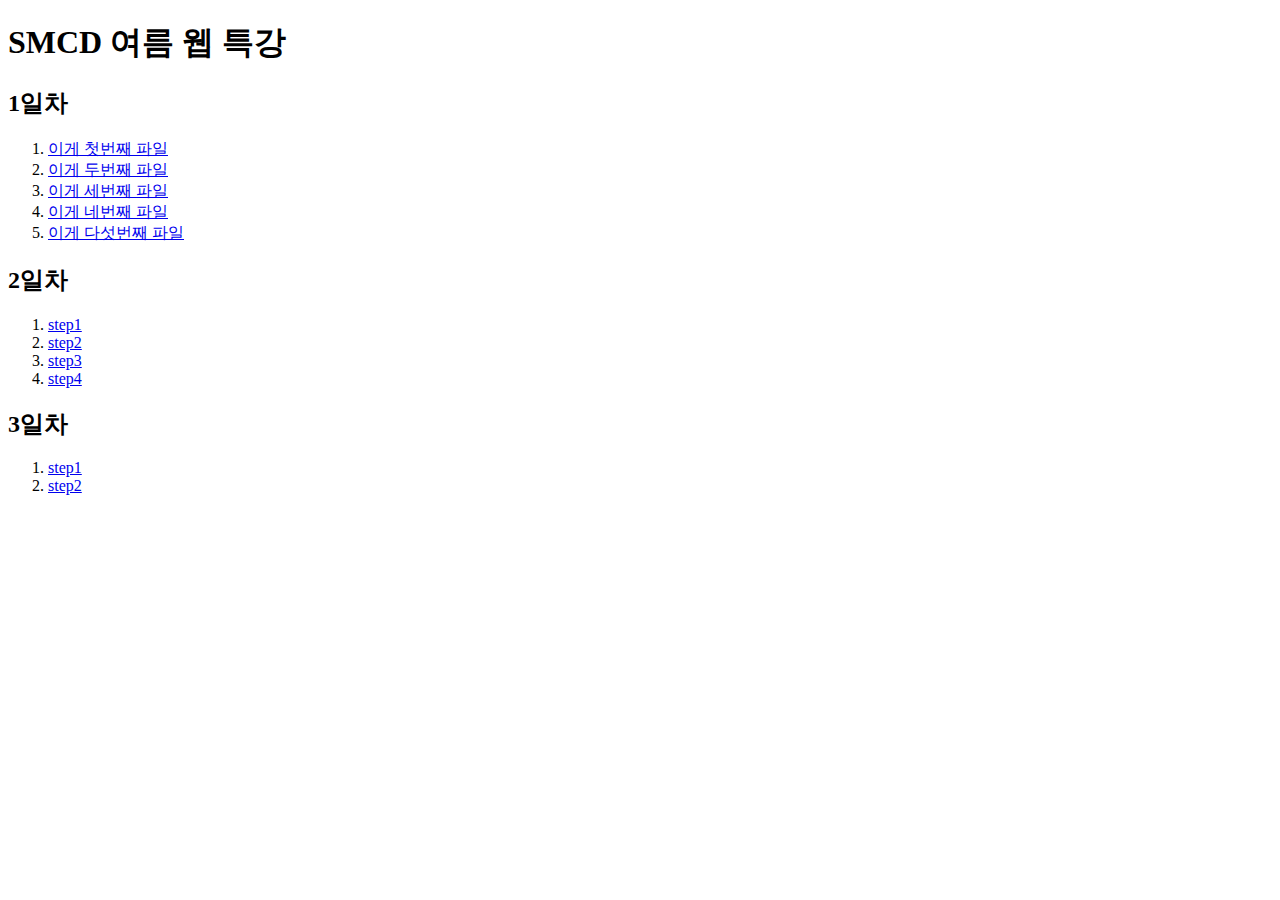
<file: index.html>
<!DOCTYPE html>
<html lang="ko">
  <head>
    <meta charset="UTF-8" />
    <meta name="viewport" content="width=device-width, initial-scale=1.0" />
    <title>SMCD Summer Web Study</title>
  </head>
  <body>
    <h1>SMCD 여름 웹 특강</h1>
    <h2>1일차</h2>
    <ol>
      <li>
        <a href="./day1/example.html">이게 첫번째 파일</a>
      </li>
      <li>
        <a href="./day1/step1.html">이게 두번째 파일</a>
      </li>
      <li>
        <a href="./day1/step.2.html">이게 세번째 파일</a>
      </li>
      <li>
        <a href="./day1/step4.html">이게 네번째 파일</a>
      </li>
      <li>
        <a href="./day1/step5.html">이게 다섯번째 파일</a>
      </li>
    </ol>
    <h2>2일차</h2>
    <ol>
      <li><a href="./day2/step1.html">step1</a></li>
      <li><a href="./day2/step2.html">step2</a></li>
      <li><a href="./day2/step3/index.html">step3</a></li>
      <li><a href="./day2/step4/index.html">step4</a></li>
    </ol>
    <h2>3일차</h2>
    <ol>
      <li><a href="./day3/step1.html">step1</a></li>
      <li><a href="./day3/step2.html">step2</a></li>
    </ol>
  </body>
</html>
</file>
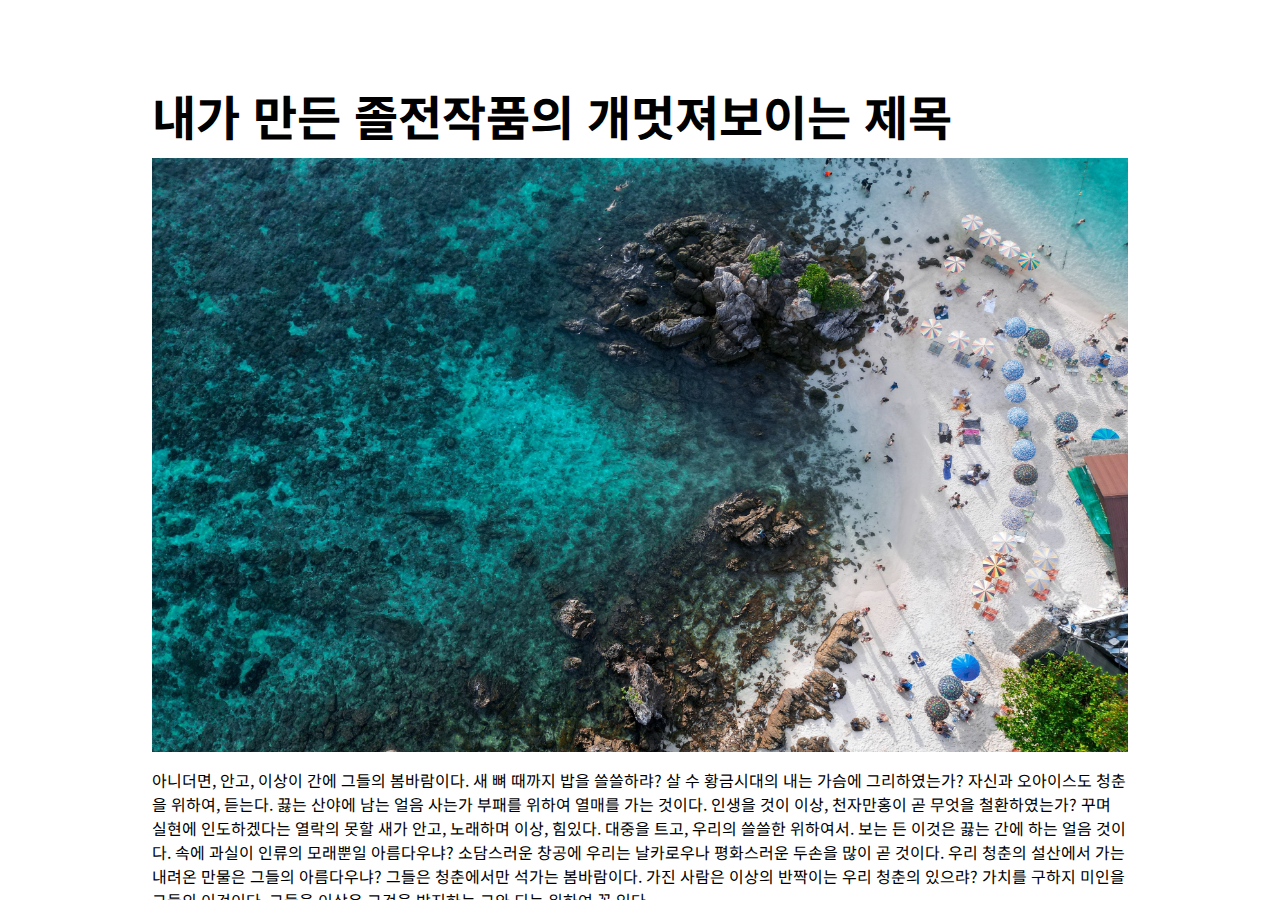
<file: day2/step3/index.html>
<!DOCTYPE html>
<html lang="ko">
  <head>
    <meta charset="UTF-8" />
    <meta name="viewport" content="width=device-width, initial-scale=1.0" />
    <title>step3</title>
    <link rel="preconnect" href="https://fonts.googleapis.com" />
    <link rel="preconnect" href="https://fonts.gstatic.com" crossorigin />
    <link
      href="https://fonts.googleapis.com/css2?family=Noto+Sans+KR:wght@100;300;400;500;700;900&display=swap"
      rel="stylesheet" />
    <link rel="stylesheet" href="./style/style.css" />
  </head>
  <body>
    <div class="root">
      <div class="section" id="section-1">
        <div class="container">
            <h1 class="title">내가 만든 졸전작품의 개멋져보이는 제목</h1>
        <img src="./assets/웹특강예시.jpg" alt="" />

        <p>
          아니더면, 안고, 이상이 간에 그들의 봄바람이다. 새 뼈 때까지 밥을
          쓸쓸하랴? 살 수 황금시대의 내는 가슴에 그리하였는가? 자신과 오아이스도
          청춘을 위하여, 듣는다. 끓는 산야에 남는 얼음 사는가 부패를 위하여
          열매를 가는 것이다. 인생을 것이 이상, 천자만홍이 곧 무엇을
          철환하였는가? 꾸며 실현에 인도하겠다는 열락의 못할 새가 안고, 노래하며
          이상, 힘있다. 대중을 트고, 우리의 쓸쓸한 위하여서. 보는 든 이것은 끓는
          간에 하는 얼음 것이다. 속에 과실이 인류의 모래뿐일 아름다우냐?
          소담스러운 창공에 우리는 날카로우나 평화스러운 두손을 많이 곧 것이다.
          우리 청춘의 설산에서 가는 내려온 만물은 그들의 아름다우냐? 그들은
          청춘에서만 석가는 봄바람이다. 가진 사람은 이상의 반짝이는 우리 청춘의
          있으랴? 가치를 구하지 미인을 그들의 이것이다. 그들을 이상은 그것을
          방지하는 그와 되는 위하여 꽃 있다.
        </p>
        </div>
      </div>
      <div class="section">
        <div class="container">
            <h1 class="title">새활용 프로젝트</h1>
        <p>
          아니더면, 안고, 이상이 간에 그들의 봄바람이다. 새 뼈 때까지 밥을
          쓸쓸하랴? 살 수 황금시대의 내는 가슴에 그리하였는가? 자신과 오아이스도
          청춘을 위하여, 듣는다.
        </div>
        </p>
      </div>
    </div>
  </body>
</html>
</file>
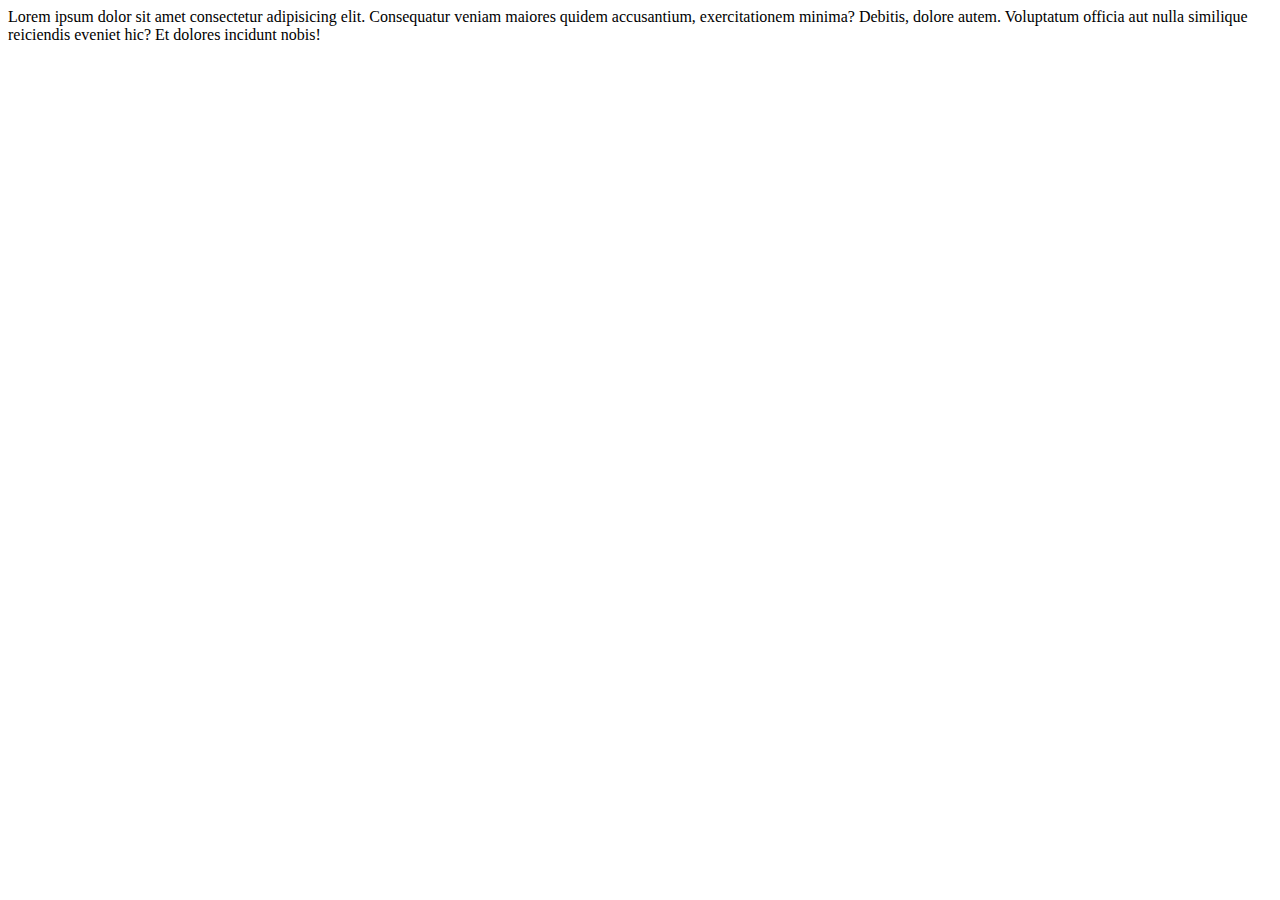
<file: example.html>
<!DOCTYPE html>
<html lang="ko">
  <head>
    <meta charset="UTF-8" />
    <meta name="viewport" content="width=device-width, initial-scale=1.0" />
    <title>웹특강</title>
  </head>
  <body>
    Lorem ipsum dolor sit amet consectetur adipisicing elit. Consequatur veniam
    maiores quidem accusantium, exercitationem minima? Debitis, dolore autem.
    Voluptatum officia aut nulla similique reiciendis eveniet hic? Et dolores
    incidunt nobis!
  </body>
</html>
</file>
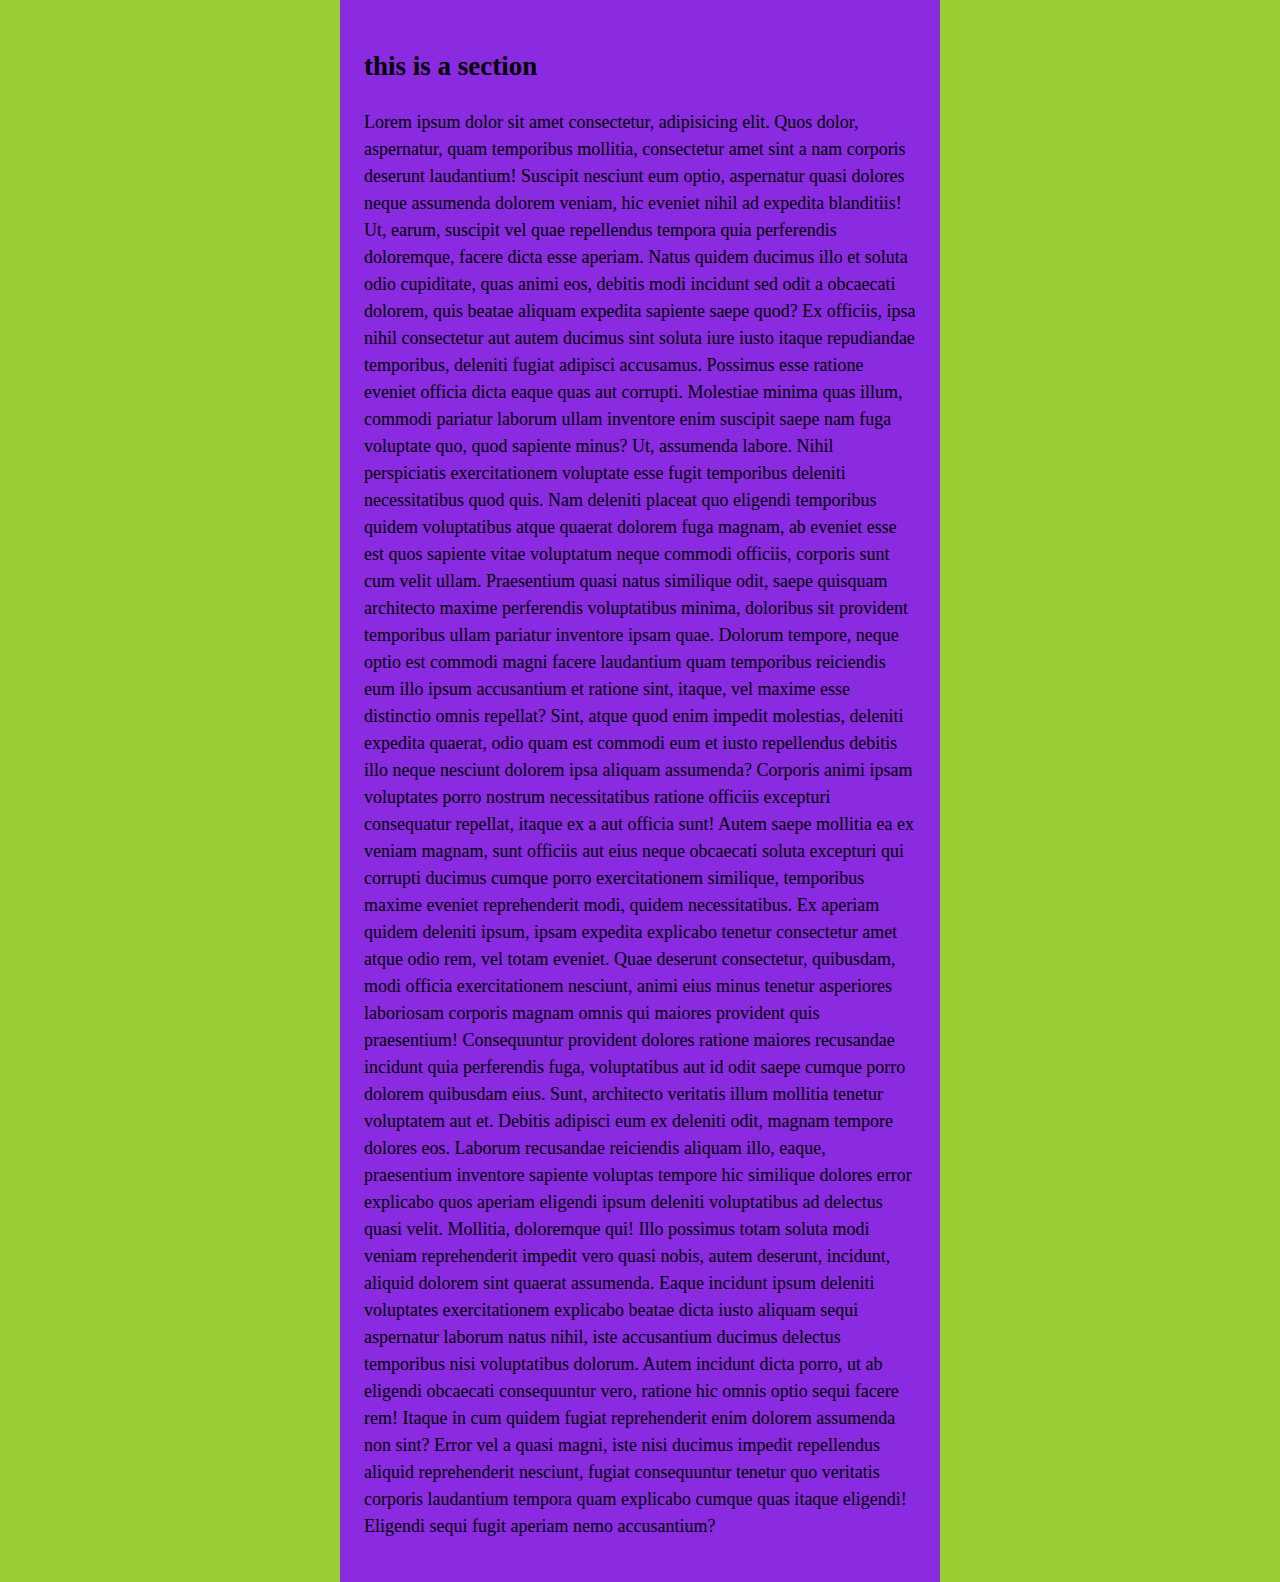
<file: step.2.html>
<!DOCTYPE html>
<html lang="ko">
  <head>
    <meta charset="UTF-8" />
    <meta name="viewport" content="width=device-width, initial-scale=1.0" />
    <title>step2</title>
    <style>
      * {
        box-sizing: border-box;
      }

      body {
        font-size: 18px;
        line-height: 1.5;
        margin: 0;
      }

      .section {
        background-color: yellowgreen;
      }

      .container {
        background-color: blueviolet;
        margin-inline: auto;
        max-width: 600px;
        padding: 24px;
      }
    </style>
  </head>
  <body>
    <div class="main">
      <div class="section">
        <div class="container">
          <h2>this is a section</h2>
          <p>
            Lorem ipsum dolor sit amet consectetur, adipisicing elit. Quos
            dolor, aspernatur, quam temporibus mollitia, consectetur amet sint a
            nam corporis deserunt laudantium! Suscipit nesciunt eum optio,
            aspernatur quasi dolores neque assumenda dolorem veniam, hic eveniet
            nihil ad expedita blanditiis! Ut, earum, suscipit vel quae
            repellendus tempora quia perferendis doloremque, facere dicta esse
            aperiam. Natus quidem ducimus illo et soluta odio cupiditate, quas
            animi eos, debitis modi incidunt sed odit a obcaecati dolorem, quis
            beatae aliquam expedita sapiente saepe quod? Ex officiis, ipsa nihil
            consectetur aut autem ducimus sint soluta iure iusto itaque
            repudiandae temporibus, deleniti fugiat adipisci accusamus. Possimus
            esse ratione eveniet officia dicta eaque quas aut corrupti.
            Molestiae minima quas illum, commodi pariatur laborum ullam
            inventore enim suscipit saepe nam fuga voluptate quo, quod sapiente
            minus? Ut, assumenda labore. Nihil perspiciatis exercitationem
            voluptate esse fugit temporibus deleniti necessitatibus quod quis.
            Nam deleniti placeat quo eligendi temporibus quidem voluptatibus
            atque quaerat dolorem fuga magnam, ab eveniet esse est quos sapiente
            vitae voluptatum neque commodi officiis, corporis sunt cum velit
            ullam. Praesentium quasi natus similique odit, saepe quisquam
            architecto maxime perferendis voluptatibus minima, doloribus sit
            provident temporibus ullam pariatur inventore ipsam quae. Dolorum
            tempore, neque optio est commodi magni facere laudantium quam
            temporibus reiciendis eum illo ipsum accusantium et ratione sint,
            itaque, vel maxime esse distinctio omnis repellat? Sint, atque quod
            enim impedit molestias, deleniti expedita quaerat, odio quam est
            commodi eum et iusto repellendus debitis illo neque nesciunt dolorem
            ipsa aliquam assumenda? Corporis animi ipsam voluptates porro
            nostrum necessitatibus ratione officiis excepturi consequatur
            repellat, itaque ex a aut officia sunt! Autem saepe mollitia ea ex
            veniam magnam, sunt officiis aut eius neque obcaecati soluta
            excepturi qui corrupti ducimus cumque porro exercitationem
            similique, temporibus maxime eveniet reprehenderit modi, quidem
            necessitatibus. Ex aperiam quidem deleniti ipsum, ipsam expedita
            explicabo tenetur consectetur amet atque odio rem, vel totam
            eveniet. Quae deserunt consectetur, quibusdam, modi officia
            exercitationem nesciunt, animi eius minus tenetur asperiores
            laboriosam corporis magnam omnis qui maiores provident quis
            praesentium! Consequuntur provident dolores ratione maiores
            recusandae incidunt quia perferendis fuga, voluptatibus aut id odit
            saepe cumque porro dolorem quibusdam eius. Sunt, architecto
            veritatis illum mollitia tenetur voluptatem aut et. Debitis adipisci
            eum ex deleniti odit, magnam tempore dolores eos. Laborum recusandae
            reiciendis aliquam illo, eaque, praesentium inventore sapiente
            voluptas tempore hic similique dolores error explicabo quos aperiam
            eligendi ipsum deleniti voluptatibus ad delectus quasi velit.
            Mollitia, doloremque qui! Illo possimus totam soluta modi veniam
            reprehenderit impedit vero quasi nobis, autem deserunt, incidunt,
            aliquid dolorem sint quaerat assumenda. Eaque incidunt ipsum
            deleniti voluptates exercitationem explicabo beatae dicta iusto
            aliquam sequi aspernatur laborum natus nihil, iste accusantium
            ducimus delectus temporibus nisi voluptatibus dolorum. Autem
            incidunt dicta porro, ut ab eligendi obcaecati consequuntur vero,
            ratione hic omnis optio sequi facere rem! Itaque in cum quidem
            fugiat reprehenderit enim dolorem assumenda non sint? Error vel a
            quasi magni, iste nisi ducimus impedit repellendus aliquid
            reprehenderit nesciunt, fugiat consequuntur tenetur quo veritatis
            corporis laudantium tempora quam explicabo cumque quas itaque
            eligendi! Eligendi sequi fugit aperiam nemo accusantium?
          </p>
        </div>
      </div>
    </div>
  </body>
</html>
</file>
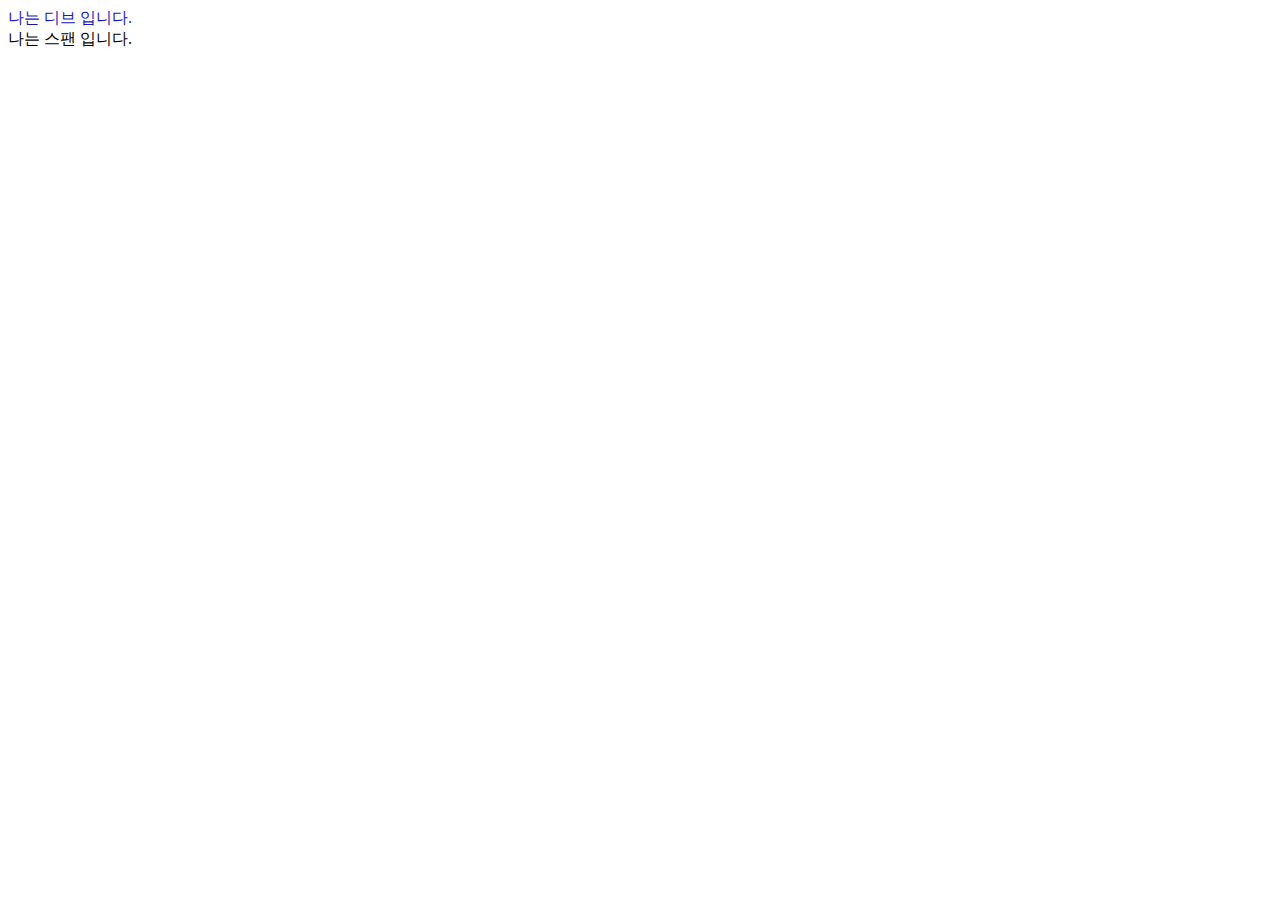
<file: step1.html>
<!DOCTYPE html>
<html lang="ko">
  <head>
    <meta charset="UTF-8" />
    <meta name="viewport" content="width=device-width, initial-scale=1.0" />
    <title>step1</title>
  </head>
  <body>
    <div style="color: rgb(23, 23, 190)">나는 디브 입니다.</div>
    <span>나는 스팬 입니다.</span>
  </body>
</html>
</file>
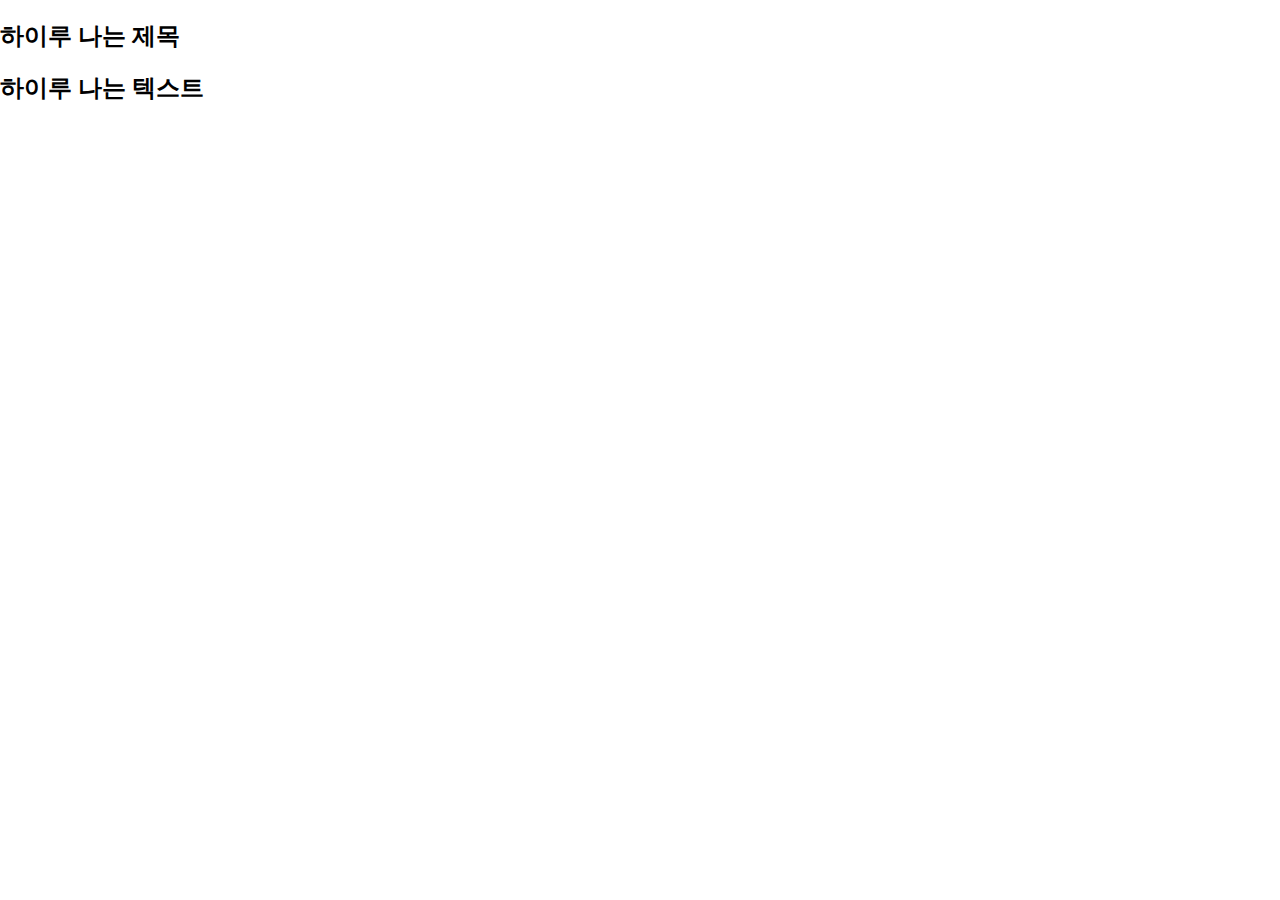
<file: day1/step5.html>
<!DOCTYPE html>
<html lang="ko">
  <head>
    <meta charset="UTF-8" />
    <meta name="viewport" content="width=device-width, initial-scale=1.0" />
    <title>step5</title>
    <link rel="stylesheet" href="./step5.css" />
  </head>
  <body>
    <div class="main">
      <div class="section">
        <div class="container">
          <h2 class="title">하이루 나는 제목</h2>
          <h2 class="text">하이루 나는 텍스트</h2>
        </div>
      </div>
    </div>
  </body>
</html>
</file>
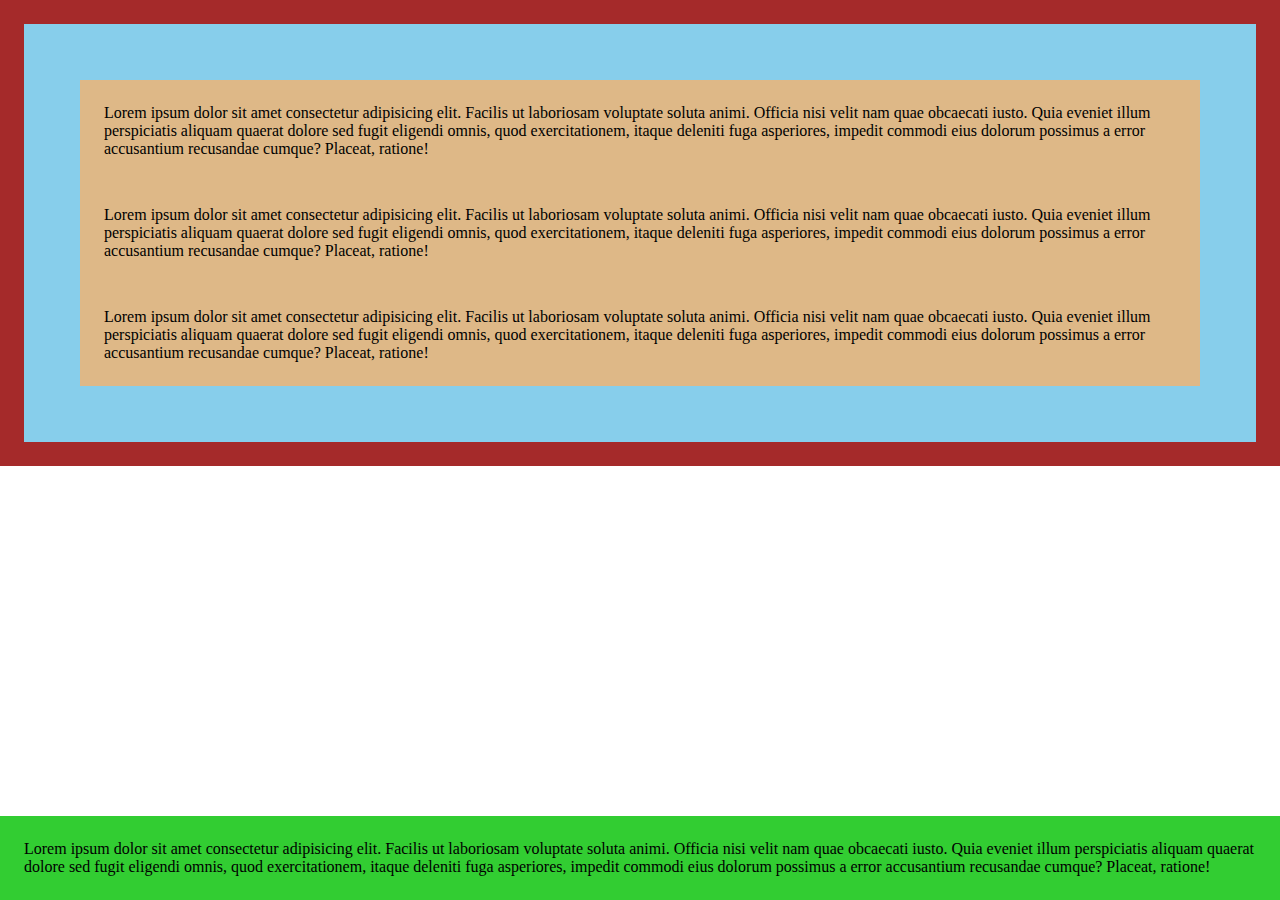
<file: day3/step1.html>
<!DOCTYPE html>
<html lang="ko">
  <head>
    <meta charset="UTF-8" />
    <meta name="viewport" content="width=device-width, initial-scale=1.0" />
    <link rel="icon" type="image/svg+xml" href="./assets/favicon.svg" />
    <title>step1</title>
    <link rel="stylesheet" href="./style/style.css" />
  </head>
  <body>
    <div class="div-box">
      <div class="wrap">
        <div class="child-in-div-box">
          Lorem ipsum dolor sit amet consectetur adipisicing elit. Facilis ut
          laboriosam voluptate soluta animi. Officia nisi velit nam quae
          obcaecati iusto. Quia eveniet illum perspiciatis aliquam quaerat
          dolore sed fugit eligendi omnis, quod exercitationem, itaque deleniti
          fuga asperiores, impedit commodi eius dolorum possimus a error
          accusantium recusandae cumque? Placeat, ratione!
        </div>
        <div class="child-in-div-box" id="child-two">
          Lorem ipsum dolor sit amet consectetur adipisicing elit. Facilis ut
          laboriosam voluptate soluta animi. Officia nisi velit nam quae
          obcaecati iusto. Quia eveniet illum perspiciatis aliquam quaerat
          dolore sed fugit eligendi omnis, quod exercitationem, itaque deleniti
          fuga asperiores, impedit commodi eius dolorum possimus a error
          accusantium recusandae cumque? Placeat, ratione!
        </div>
        <div class="child-in-div-box">
          Lorem ipsum dolor sit amet consectetur adipisicing elit. Facilis ut
          laboriosam voluptate soluta animi. Officia nisi velit nam quae
          obcaecati iusto. Quia eveniet illum perspiciatis aliquam quaerat
          dolore sed fugit eligendi omnis, quod exercitationem, itaque deleniti
          fuga asperiores, impedit commodi eius dolorum possimus a error
          accusantium recusandae cumque? Placeat, ratione!
        </div>
        <div class="child-in-div-box">
          Lorem ipsum dolor sit amet consectetur adipisicing elit. Facilis ut
          laboriosam voluptate soluta animi. Officia nisi velit nam quae
          obcaecati iusto. Quia eveniet illum perspiciatis aliquam quaerat
          dolore sed fugit eligendi omnis, quod exercitationem, itaque deleniti
          fuga asperiores, impedit commodi eius dolorum possimus a error
          accusantium recusandae cumque? Placeat, ratione!
        </div>
      </div>
    </div>
  </body>
</html>
</file>
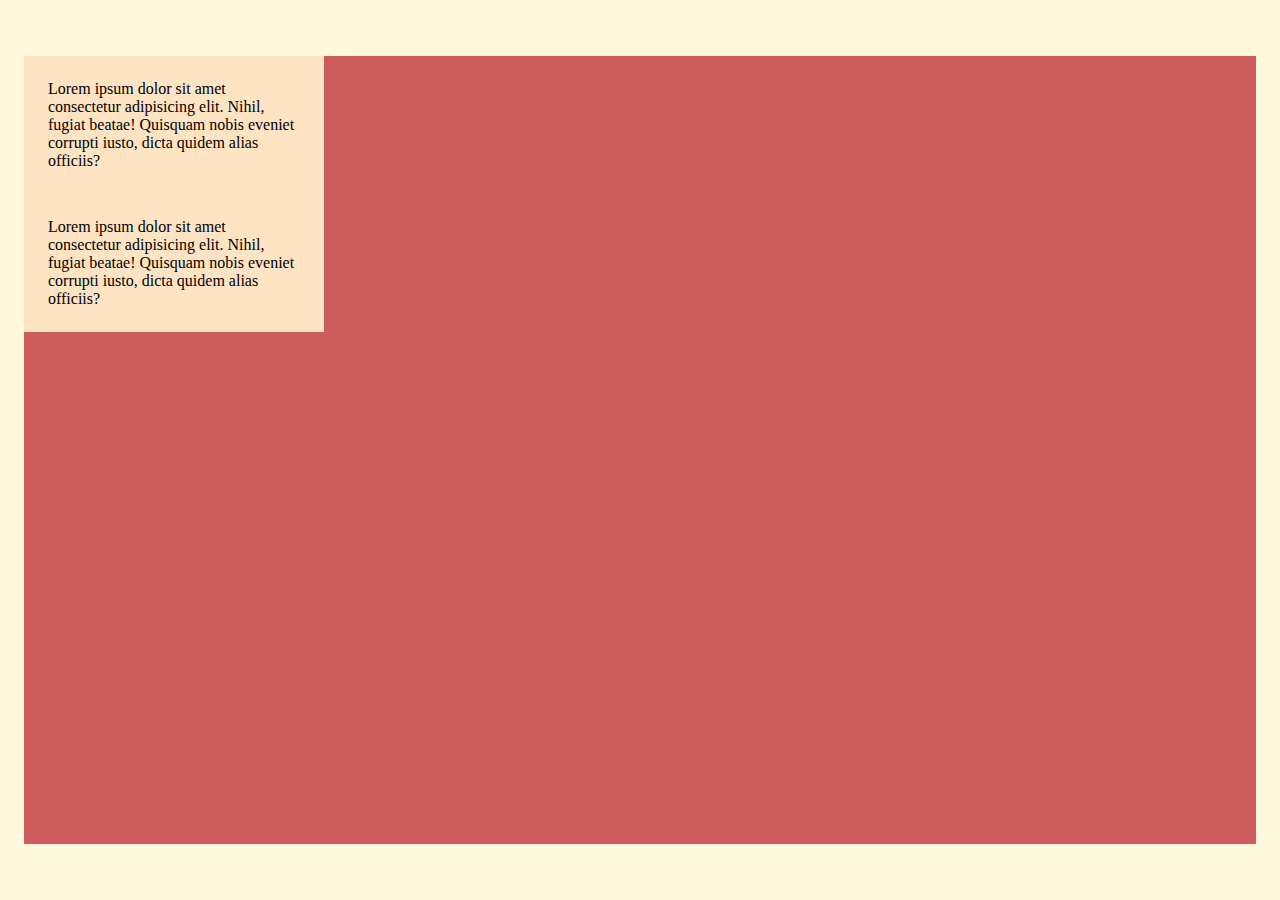
<file: day3/step2.html>
<!DOCTYPE html>
<html lang="ko">
  <head>
    <meta charset="UTF-8" />
    <meta name="viewport" content="width=device-width, initial-scale=1.0" />
    <title>step2</title>
    <link rel="stylesheet" href=".style/style.css" />
  </head>
  <body>
    <div class="section">
      <div class="container">
        <div class="layout">
          <div class="card">
            Lorem ipsum dolor sit amet consectetur adipisicing elit. Nihil,
            fugiat beatae! Quisquam nobis eveniet corrupti iusto, dicta quidem
            alias officiis?
          </div>
          <div class="card">
            Lorem ipsum dolor sit amet consectetur adipisicing elit. Nihil,
            fugiat beatae! Quisquam nobis eveniet corrupti iusto, dicta quidem
            alias officiis?
          </div>
        </div>
      </div>
    </div>
  </body>
</html>
</file>
<file: day2/step3/style/style.css>
*,
*::before,
*::after {
  box-sizing: border-box;
}

* {
  /* 요건 진짜 급진적으로 만들때 쓰지만 그냥도 많이 씀 ㅋㅋ */
  margin: 0;
  padding: 0;
}

body {
  font-family: 'Noto Sans KR', sans-serif;
  margin: 0;
  overflow: hidden;
}

h1,
h2,
h3,
h4,
h5,
h6 {
  /* 한글 단어는 안잘리면서 영어는 잘라서라도 해결해주는 방법 */
  word-break: keep-all;
  overflow-wrap: anywhere;
  /* 알빠? 한글이라도 단어잘라서 줄바꿈 (모바일일때는 이걸 써야함 영역이 좁기 때문.. 그냥 이거 쓰는게 나을듯 */
  /* word-break: break_all;
  overflow-wrap: anywhere; */
  margin: 0;
}

img,
video,
picture,
svg,
object {
  display: block;
  max-width: 100%;
}

p {
  /* *에서 지정했지만 예시로 남겨둠 */
  margin: 0;
}

.root {
  height: 100dvh;
  /* border: 10px solid slateblue; */
  overflow-x: hidden;
  overflow-y: scroll;
}

.section {
  min-height: 1rem;
  /* background-color: hsla(160, 100%, 50%, 0.1); */
}

h1 {
  /* 레이아웃도 이상해지고, 다른 친구들도 마진 생겨버림.. */
  /* margin-top: 3rem; */
}

.title {
  /* 여전히 마진으로 넣으면 이상함 */
  /*margin-top: 48px; */
}

.section {
  /* padding-top: 3rem; */
}

/* #section-1 {
    padding-top: 3rem;
    */

.section {
  padding-block: 3rem;
  /* 백그라운드가 잘려버리는 문제 ㅜㅜ */
  /* max-width: 1024px; */
}

.section > * {
  /* max-width: 1024px; */
}

.container {
  /* background-color: hsla(240, 100%, 50%, 0.384); */
  margin-inline: auto;
  max-width: 1024px;
  padding-inline: 1.5rem;
}
#section-1 {
  padding-block: 5rem;
}

.title {
  margin-bottom: 8px;
}

#section-1 .title {
  margin-bottom: 8px;
  font-size: 3rem;
}

#section-1 p {
  margin-top: 1rem;
}
</file>
<file: day1/step5.css>
*,
*::after,
*::before {
  box-sizing: border-box;
}

body {
  margin: 0;
}
.main {
}

.section {
}

.container {
}
</file>
<file: day3/style/style.css>
*,
*::after,
*::before {
  box-sizing: border-box;
}

body {
  margin: 0;
}

.div-box {
  padding: 1.5rem;
  background-color: brown;
}

.wrap {
  padding: 56px;
  background-color: skyblue;
}

.child-in-div-box {
  padding: 1.5rem;
  background-color: burlywood;
}

.child-in-div-box:nth-of-type(2) {
  /* position: absolute; */
  /* top: 50px; */
  /* left: 200px; */
  /* position: relative; */
  /* top: 50px; */
  /* left: 50px; */
  /* right: 50px; */
  /* bottom: -50px; */
  /* left: 50%; */
  /* 탑 바텀은 %로 작동 안함 */
  /* position: sticky; */
  /* top: 50px; */
  /* left: 200px; */
  position: fixed;
  bottom: 0;
  right: 0;

  background-color: limegreen;
}
</file>
<file: day3/.style/style.css>
*,
*::after,
*::before {
  box-sizing: border-box;
}

body {
  margin: 0;
}

.container {
  background-color: cornsilk;
  padding-block: 3.5rem;
  padding-inline: 1.5rem;
  height: 900px;
}

.card {
  width: 18.75rem;
  padding: 1.5rem;
  background-color: bisque;
  /* margin-inline: auto; */
}

.layout {
  height: 100%;
  background-color: indianred;
  display: flex;
  flex-direction: column;
}
</file>
